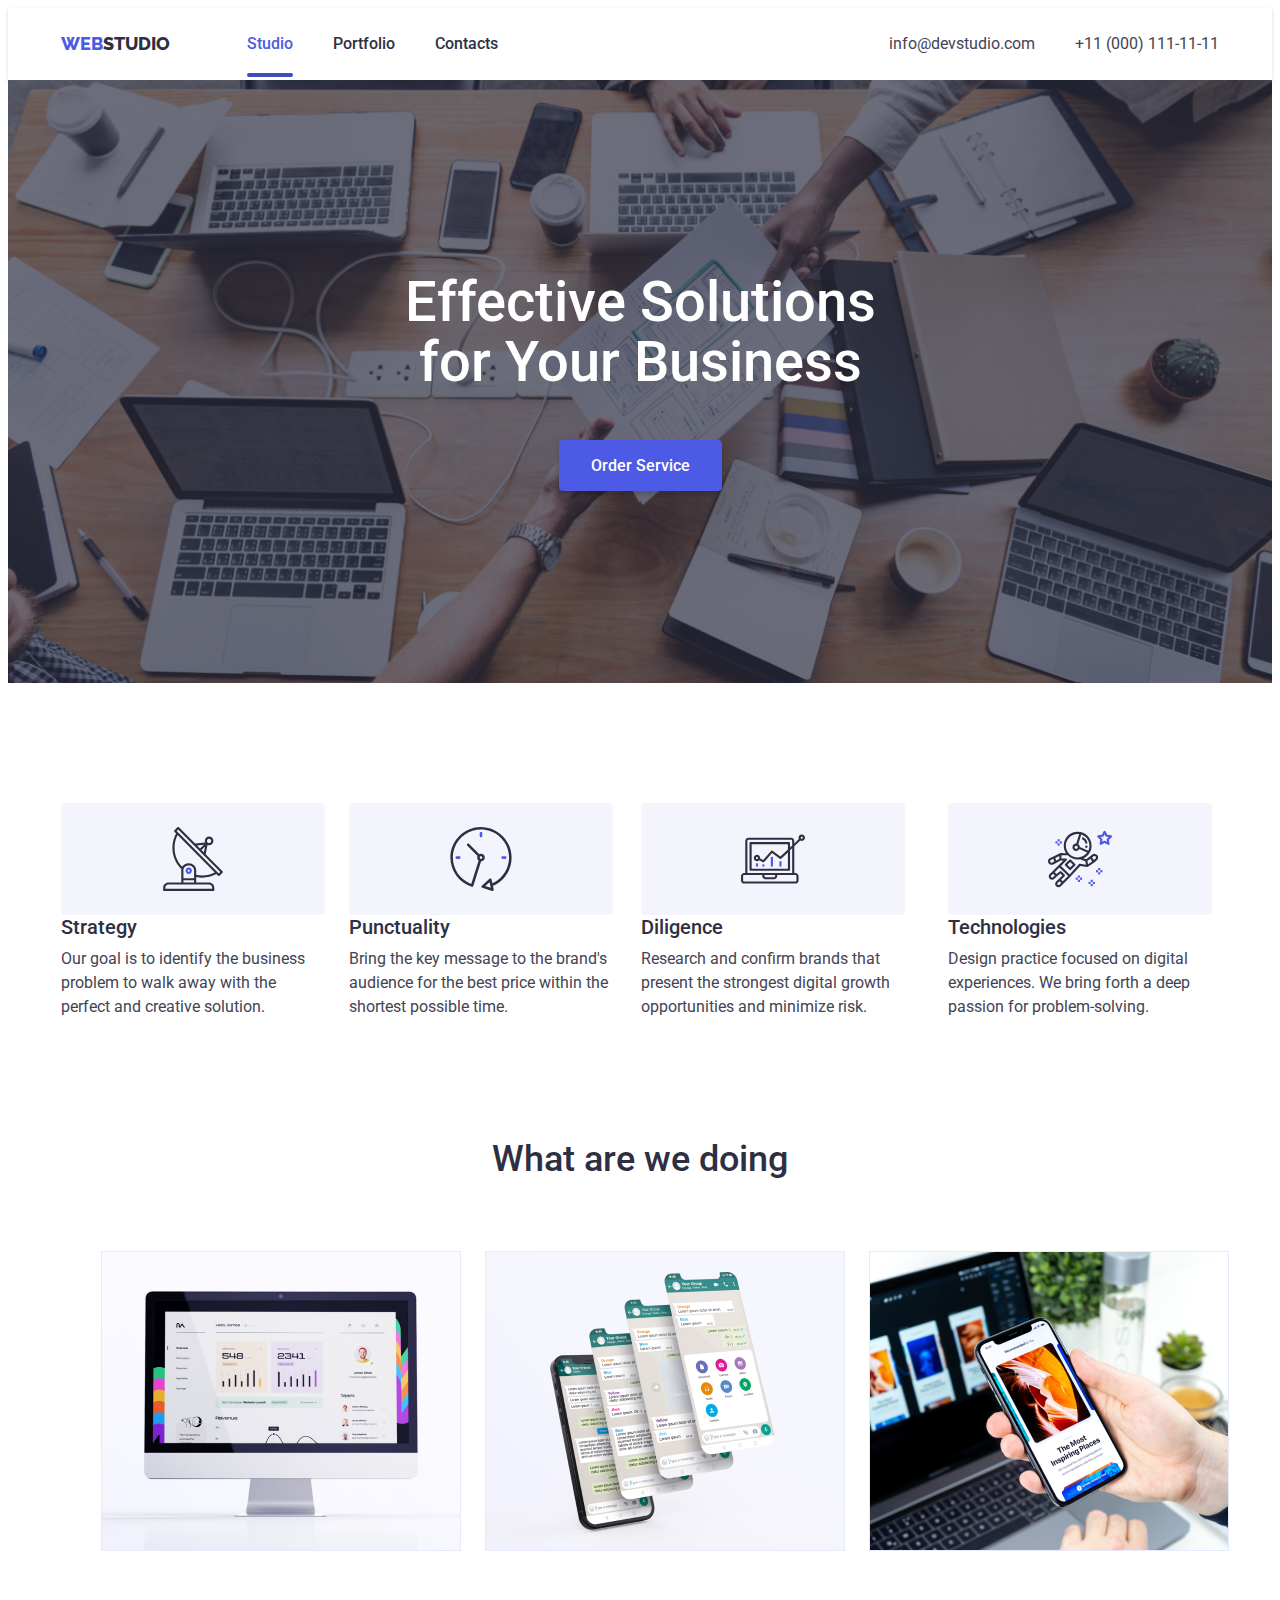
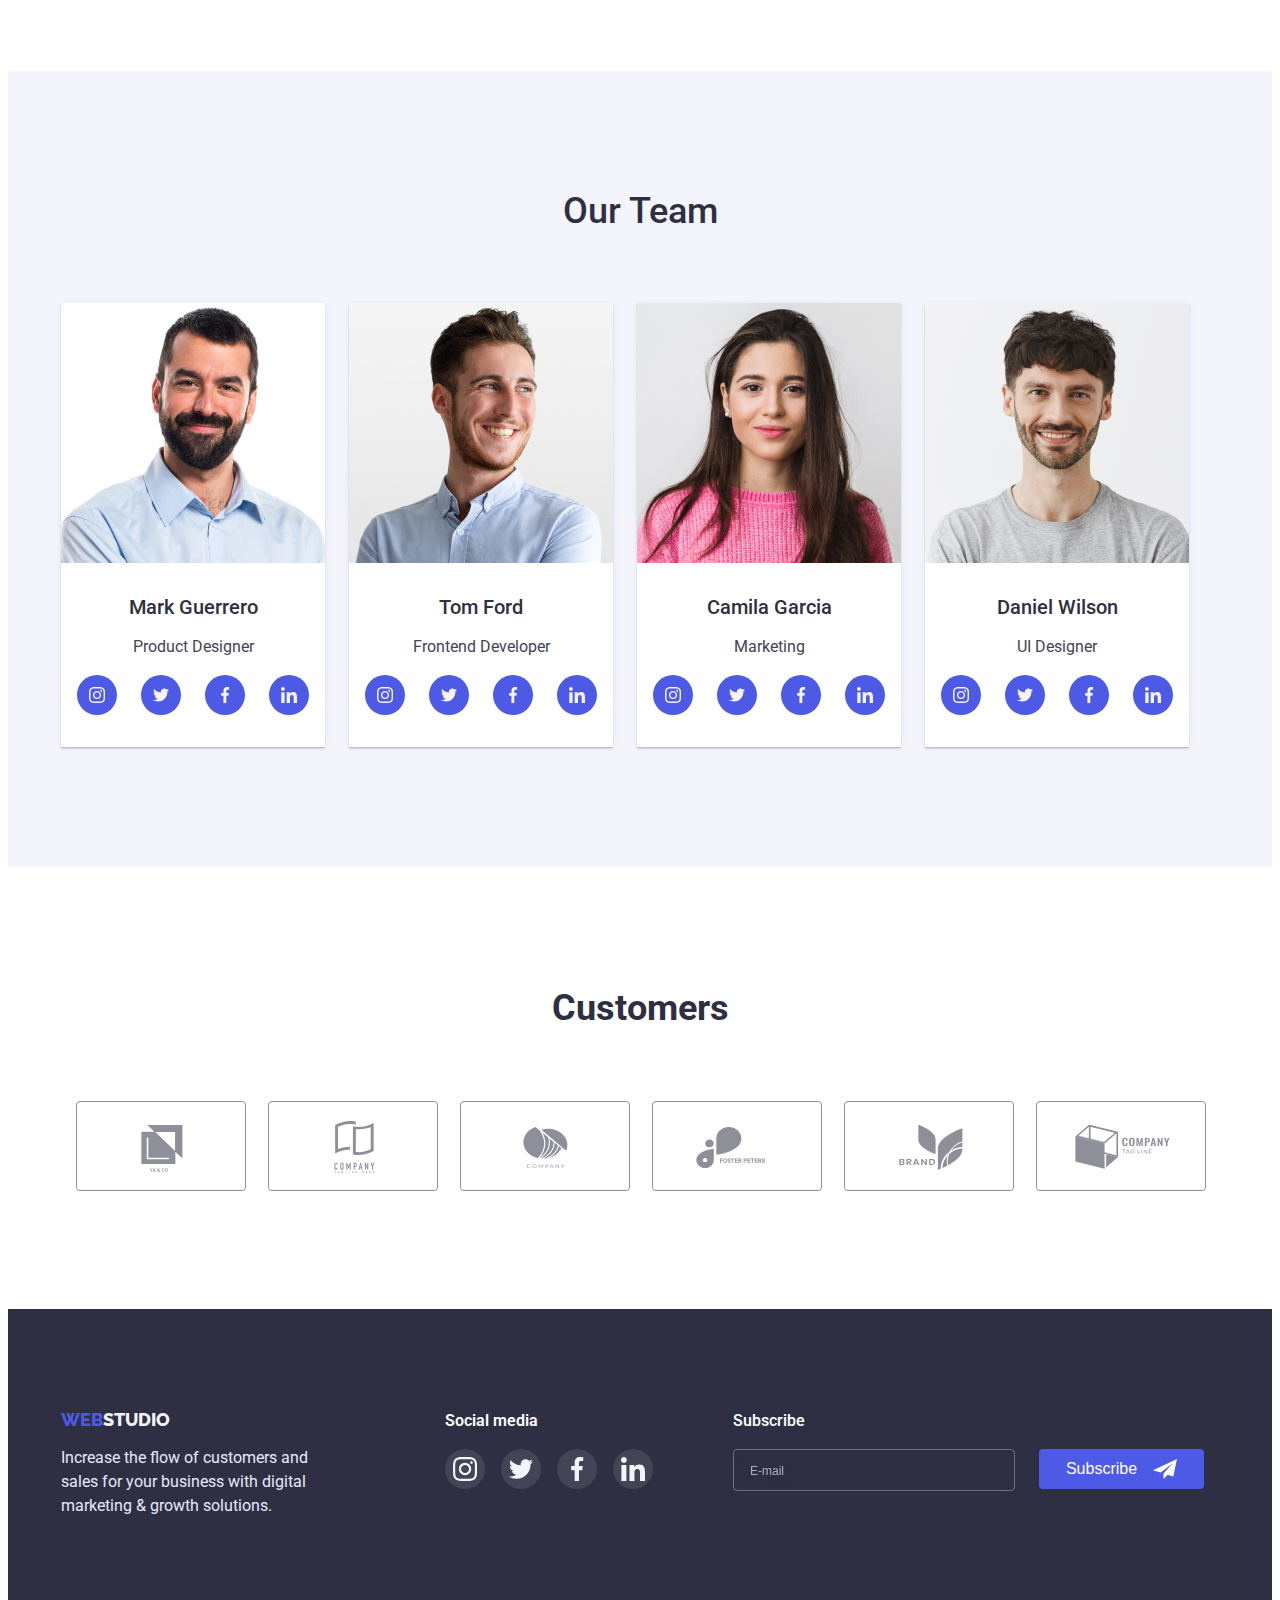
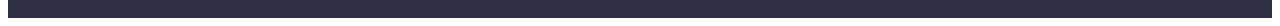
<file: index.html>
<!DOCTYPE html>
<html lang="en">
<head>
    <meta charset="UTF-8">
    <meta http-equiv="X-UA-Compatible" content="IE=edge">
    <meta name="viewport" content="width=device-width, initial-scale=1.0">
    <title>Module-1</title>
    <link rel="stylesheet" href="https://cdnjs.cloudflare.com/ajax/libs/modern-normalize/1.1.0/modern-normalize.min.css"
       integrity="sha512-wpPYUAdjBVSE4KJnH1VR1HeZfpl1ub8YT/NKx4PuQ5NmX2tKuGu6U/JRp5y+Y8XG2tV+wKQpNHVUX03MfMFn9Q=="
       crossorigin="anonymous" referrerpolicy="no-referrer" />
    <link rel="preconnect" href="https://fonts.googleapis.com">
    <link rel="preconnect" href="https://fonts.gstatic.com" crossorigin>
    <link href="https://fonts.googleapis.com/css2?family=Raleway:wght@800&family=Roboto:wght@400;500;700;900&display=swap"rel="stylesheet">
    <link rel="stylesheet" href="css/styles.css">
</head>
<body>
    <header class="header">
        <div class="container">
        <nav>
            <a class="header-logo  link" href="/"><span class="web">WEB</span>STUDIO</a>
            <ul class="header-ul">
                <li class="list-none header-list"><a class="header-pages active link" href="index.html">Studio</a></li>
                <li class="list-none header-list"><a class="header-pages link" href="portfolio.html">Portfolio</a></li>
                <li class="list-none header-list"><a class="header-pages link" href="/">Contacts</a></li>
            </ul>
        </nav>
        
        <ul>
            <li class="list-none header-list">
                <a class="header-info link" href="mailto:info@devstudio.com">info@devstudio.com</a>
            </li>
            <li class="list-none header-list">
                <a class="header-info link" href="tel:+11(000)1111111">+11 (000) 111-11-11</a>
            </li>
        </ul>
        </div>
    </header>

    <main>

        <!-- section-1 -->

        <section class="section-one">
            <div class="container">
            <h1 class="section-one-title">Effective Solutions <br> for Your Business</h1>
            <button class="section-one-btn"  type="button" data-modal-open>Order Service</button>
            </div>
        </section>

        <!-- section-2 -->

        <section class="section-two">
            <div class="container">
            <!-- <h2>section-2</h2> -->
            <ul class="sctn-prof-list">
                <li class="list-none sctn-prof">
                    <div class="section-two-svg-list">
                            <svg class="section-two-svg">
                                <use href="./images/section-two-svg.svg#icon-antenna"></use>
                            </svg>
                    </div>
                    <h3 class="section-two-puncts">Strategy</h3>
                    <p class="section-two-info">Our goal is to identify the business
                    problem to walk away with the perfect and creative solution.</p>
                </li>
                <li class="list-none sctn-prof">
                    <div class="section-two-svg-list">
                            <svg class="section-two-svg">
                                <use href="./images/section-two-svg.svg#icon-clock"></use>
                            </svg>
                    </div>
                    <h3 class="section-two-puncts">Punctuality</h3>
                    <p class="section-two-info">Bring the key message to the brand's audience for the best price within the shortest possible time.
                    </p>
                </li>
                <li class="list-none sctn-prof">
                    <div class="section-two-svg-list">
                            <svg class="section-two-svg">
                                <use href="./images/section-two-svg.svg#icon-diagram"></use>
                            </svg>
                    </div>
                    <h3 class="section-two-puncts">Diligence</h3>
                    <p class="section-two-info">Research and confirm brands that present the strongest digital growth opportunities and minimize risk.</p>                  
                </li>
                <li class="list-none sctn-prof">
                    <div class="section-two-svg-list">
                            <svg class="section-two-svg">
                                <use href="./images/section-two-svg.svg#icon-astronaut"></use>
                            </svg>
                    </div>
                    <h3 class="section-two-puncts">Technologies</h3>
                    <p class="section-two-info">Design practice focused on digital experiences. We bring forth a deep passion for problem-solving.</p>
                </li>
            </ul>
            </div>
        </section>

        <!-- section-3 -->

        <section class="section-three">
            <div class="container">
            <h2 class="section-three-title">What are we doing</h2>
            <ul class="photos-three">
                <li class="list-none margin-three">
                    <img class="section-three-photo" width="360" height="300" src="./images/photo-1.jpg" alt="computer.jpg">
                </li>
                <li class="list-none margin-three">
                    <img class="section-three-photo" width="360" height="300" src="./images/photo-2.jpg" alt="phone.jpg">
                </li>
                <li class="list-none margin-three">
                    <img class="section-three-photo" width="360" height="300" src="./images/photo-3.jpg" alt="phone.jpg">
                </li>
            </ul>
            </div>
        </section>

        <!-- section-4 -->

        <section class="section-four">
            <div class="container">
            <h2 class="section-four-title">Our Team</h2>
            <ul class="photos-four">
                <li class="list-none margin-four">
                    <img class="section-four-photo" width="264" height="260" src="./images/person-1.jpg" alt="Product Designer.jpg">
                    <div class="photo-text">
                    <h3 class="section-four-name">Mark Guerrero</h3>
                    <p class="section-four-prof">Product Designer</p>
                    <ul class="person-soc-list">
                        <li class="person-soc-item list-none">
                            <a href="#" class="person-soc-link">
                            <svg class="person-svg">
                                <use href="./images/icons-team.svg#icon-instagram"></use>
                            </svg>
                            </a>
                        </li>
                        <li class="person-soc-item list-none">
                            <a href="#" class="person-soc-link">
                                <svg class="person-svg">
                                    <use href="./images/icons-team.svg#icon-twitter"></use>
                                </svg>
                            </a>
                        </li>
                        <li class="person-soc-item list-none">
                            <a href="#" class="person-soc-link">
                                <svg class="person-svg">
                                    <use href="./images/icons-team.svg#icon-facebook"></use>
                                </svg>
                            </a>
                        </li>
                        <li class="person-soc-item list-none">
                            <a href="#" class="person-soc-link">
                                <svg class="person-svg">
                                    <use href="./images/icons-team.svg#icon-linkedin"></use>
                                </svg>
                            </a>
                        </li>
                    </ul>
                    </div>
                </li>
                <li class="list-none margin-four">
                    <img class="section-four-photo" width="264" height="260" src="./images/person-2.jpg" alt="Frontend Developer.jpg">
                    <div class="photo-text">
                    <h3 class="section-four-name">Tom Ford</h3>
                    <p class="section-four-prof">Frontend Developer</p>
                    <ul class="person-soc-list">
                        <li class="person-soc-item list-none">
                            <a href="#" class="person-soc-link">
                                <svg class="person-svg">
                                    <use href="./images/icons-team.svg#icon-instagram"></use>
                                </svg>
                            </a>
                        </li>
                        <li class="person-soc-item list-none">
                            <a href="#" class="person-soc-link">
                                <svg class="person-svg">
                                    <use href="./images/icons-team.svg#icon-twitter"></use>
                                </svg>
                            </a>
                        </li>
                        <li class="person-soc-item list-none">
                            <a href="#" class="person-soc-link">
                                <svg class="person-svg">
                                    <use href="./images/icons-team.svg#icon-facebook"></use>
                                </svg>
                            </a>
                        </li>
                        <li class="person-soc-item list-none">
                            <a href="#" class="person-soc-link">
                                <svg class="person-svg">
                                    <use href="./images/icons-team.svg#icon-linkedin"></use>
                                </svg>
                            </a>
                        </li>
                    </ul>
                    </div>
                </li>
                <li class="list-none margin-four">
                    <img class="section-four-photo" width="264" height="260" src="./images/person-3.jpg" alt="Marketing.jpg">
                    <div class="photo-text">
                    <h3 class="section-four-name">Camila Garcia</h3>
                    <p class="section-four-prof">Marketing</p>
                    <ul class="person-soc-list">
                        <li class="person-soc-item list-none">
                            <a href="#" class="person-soc-link">
                                <svg class="person-svg">
                                    <use href="./images/icons-team.svg#icon-instagram"></use>
                                </svg>
                            </a>
                        </li>
                        <li class="person-soc-item list-none">
                            <a href="#" class="person-soc-link">
                                <svg class="person-svg">
                                    <use href="./images/icons-team.svg#icon-twitter"></use>
                                </svg>
                            </a>
                        </li>
                        <li class="person-soc-item list-none">
                            <a href="#" class="person-soc-link">
                                <svg class="person-svg">
                                    <use href="./images/icons-team.svg#icon-facebook"></use>
                                </svg>
                            </a>
                        </li>
                        <li class="person-soc-item list-none">
                            <a href="#" class="person-soc-link">
                                <svg class="person-svg">
                                    <use href="./images/icons-team.svg#icon-linkedin"></use>
                                </svg>
                            </a>
                        </li>
                    </ul>
                    </div>
                </li>
                <li class="list-none margin-four">
                    <img class="section-four-photo" width="264" height="260" src="./images/person-4.jpg" alt="UI Designer.jpg">
                    <div class="photo-text">
                    <h3 class="section-four-name">Daniel Wilson</h3>
                    <p class="section-four-prof">UI Designer</p>
                    <ul class="person-soc-list">
                        <li class="person-soc-item list-none">
                            <a href="#" class="person-soc-link">
                                <svg class="person-svg">
                                    <use href="./images/icons-team.svg#icon-instagram"></use>
                                </svg>
                            </a>
                        </li>
                        <li class="person-soc-item list-none">
                            <a href="#" class="person-soc-link">
                                <svg class="person-svg">
                                    <use href="./images/icons-team.svg#icon-twitter"></use>
                                </svg>
                            </a>
                        </li>
                        <li class="person-soc-item list-none">
                            <a href="#" class="person-soc-link">
                                <svg class="person-svg">
                                    <use href="./images/icons-team.svg#icon-facebook"></use>
                                </svg>
                            </a>
                        </li>
                        <li class="person-soc-item list-none">
                            <a href="#" class="person-soc-link">
                                <svg class="person-svg">
                                    <use href="./images/icons-team.svg#icon-linkedin"></use>
                                </svg>
                            </a>
                        </li>
                    </ul>
                    </div>
                </li>
            </ul>
            </div>
        </section>

        <!-- Section Customers-->

        <section class="sctn-customers">
            <div class="container">
            <h2 class="customers-name">Customers</h2>
                <ul class="customers-list">
                    <li class="customers-item list-none">
                        <a href="#" class="custom-link">
                        <svg class="custom-svg">
                            <use href="./images/customers.svg#icon-Logo-one"></use>
                        </svg>
                        </a>
                    </li>
                    <li class="customers-item list-none">
                        <a href="#" class="custom-link">
                        <svg class="custom-svg">
                            <use href="./images/customers.svg#icon-Logo-two"></use>
                        </svg>
                        </a>
                    </li>
                    <li class="customers-item list-none">
                        <a href="#" class="custom-link">
                        <svg class="custom-svg">
                            <use href="./images/customers.svg#icon-Logo-three" class="asd"></use>
                        </svg>
                        </a>
                    </li>
                    <li class="customers-item list-none">
                        <a href="#" class="custom-link">
                        <svg class="custom-svg">
                            <use href="./images/customers.svg#icon-Logo-four"></use>
                        </svg>
                        </a>
                    </li>
                    <li class="customers-item list-none">
                        <a href="#" class="custom-link">
                        <svg class="custom-svg">
                            <use href="./images/customers.svg#icon-Logo-five"></use>
                        </svg>
                        </a>
                    </li>
                    <li class="customers-item list-none">
                        <a href="#" class="custom-link">
                        <svg class="custom-svg">
                            <use href="./images/customers.svg#icon-Logo-six"></use>
                        </svg>
                        </a>
                    </li>
                </ul>
                </div>
        </section>
     
    </main>

    <footer class="footer">
        <div class="container footer-wraper">
            <div class="foot-logo">
                <a class="footer-logo link" href="/"><span class="footer-web">WEB</span>STUDIO</a>
                <p class="footer-info">Increase the flow of customers and sales for your business with digital marketing & growth
                solutions.</p>
            </div>

            <div class="footer-social-media">
                <p class="footer-soc-name">Social media</p>
                <ul class="footer-soc-list">
                    <li class="footer-soc-item list-none">
                        <a href="#" class="footer-soc-link">
                            <svg class="footer-svg">
                                <use href="./images/icons-team.svg#icon-instagram"></use>
                            </svg>
                        </a>
                    </li>
                    <li class="footer-soc-item list-none">
                        <a href="#" class="footer-soc-link">
                            <svg class="footer-svg">
                                <use href="./images/icons-team.svg#icon-twitter"></use>
                            </svg>
                        </a>
                    </li>
                    <li class="footer-soc-item list-none">
                        <a href="#" class="footer-soc-link">
                            <svg class="footer-svg">
                                <use href="./images/icons-team.svg#icon-facebook"></use>
                            </svg>
                        </a>
                    </li>
                    <li class="footer-soc-item list-none">
                        <a href="#" class="footer-soc-link">
                            <svg class="footer-svg">
                                <use href="./images/icons-team.svg#icon-linkedin"></use>
                            </svg>
                        </a>
                    </li>
                </ul>
            </div>
            
            <div class="footer-subscribe">
                <p class="footer-label-name">Subscribe</p>
                <form class="footer-form">    
                    <input 
                        type="text"
                        name="footer-input"
                        class="footer-input"
                        placeholder="E-mail">
                <button type="submit" class="footer-form-btn">
                    Subscribe
                    <svg class="footer-form-icon">
                        <use href="./images/footer-form-icon.svg#icon-footer-form-icon"></use>
                    </svg>
                </button>
                </form>
            </div>
        </div>
    </footer>

    <!--Modal-->

    <div class="backdrop is-hidden" data-modal>
        <div class="modal">
            <button type="button" data-modal-close class="modal-close" >
            <svg class="modal-svg" >
                <use href="./images/close-icon.svg#icon-close-icon"></use>
            </svg>
            </button>
            <p class="modal-text">Leave your contacts and we will call you back</p>
            <form class="modal-form">
                <label class="modal-form-label">
                    <span class="modal-label-name">Name</span> 
                <div class="modal-form-icon" >
                    <input 
                    type="text" 
                    class="modal-form-input"
                    name="user-name"
                    required />
                    <svg class="modal-form-svg">
                        <use href="./images/modal-input-icons.svg#icon-modal-form-name"></use>
                    </svg>
                </div>
                </label>
                <label class="modal-form-label">
                    <span class="modal-label-name">Phone</span>
                <div class="modal-form-icon">
                    <input 
                    type="text" 
                    class="modal-form-input"
                    name="user-phone"
                    required />
                    <svg class="modal-form-svg">
                        <use href="./images/modal-input-icons.svg#icon-modal-form-tel"></use>
                    </svg>
                </div>
                </label>
                <label class="modal-form-label">
                    <span class="modal-label-name">Email</span>
                <div class="modal-form-icon">
                    <input 
                    type="text" 
                    class="modal-form-input"
                    name="user-mail"
                    required />
                    <svg class="modal-form-svg">
                        <use href="./images/modal-input-icons.svg#icon-modal-form-mail"></use>
                    </svg>
                </div>
                </label>
                <label class="modal-form-label">
                    <span class="modal-label-name">Comment</span>
                    <textarea 
                    name="user-massage"
                    class="modal-form-massage"
                    placeholder="Text input"
                    ></textarea>
                </label>
                <label for="user-policy" class="modal-form-check-text">
                    <input 
                        id="user-policy" 
                        type="checkbox" 
                        name="user-policy" 
                        class="modal-form-check visually-hidden">
                        <span class="modal-policy">
                            <svg class="modal-policy-icon">
                                <use href="./images/policy-icon.svg#icon-modal-checkbox"></use>
                            </svg>
                        </span>
                        I accept the terms and conditions of the&nbsp;<a class="modal-form-link" href="">Privacy Policy</a>
                </label>
                    <button type="submit" class="modal-form-btn">Send</button>               
            </form>           
        </div>
    </div>

    <script src="./js/modal.js"></script>
</body>
</html>
</file>
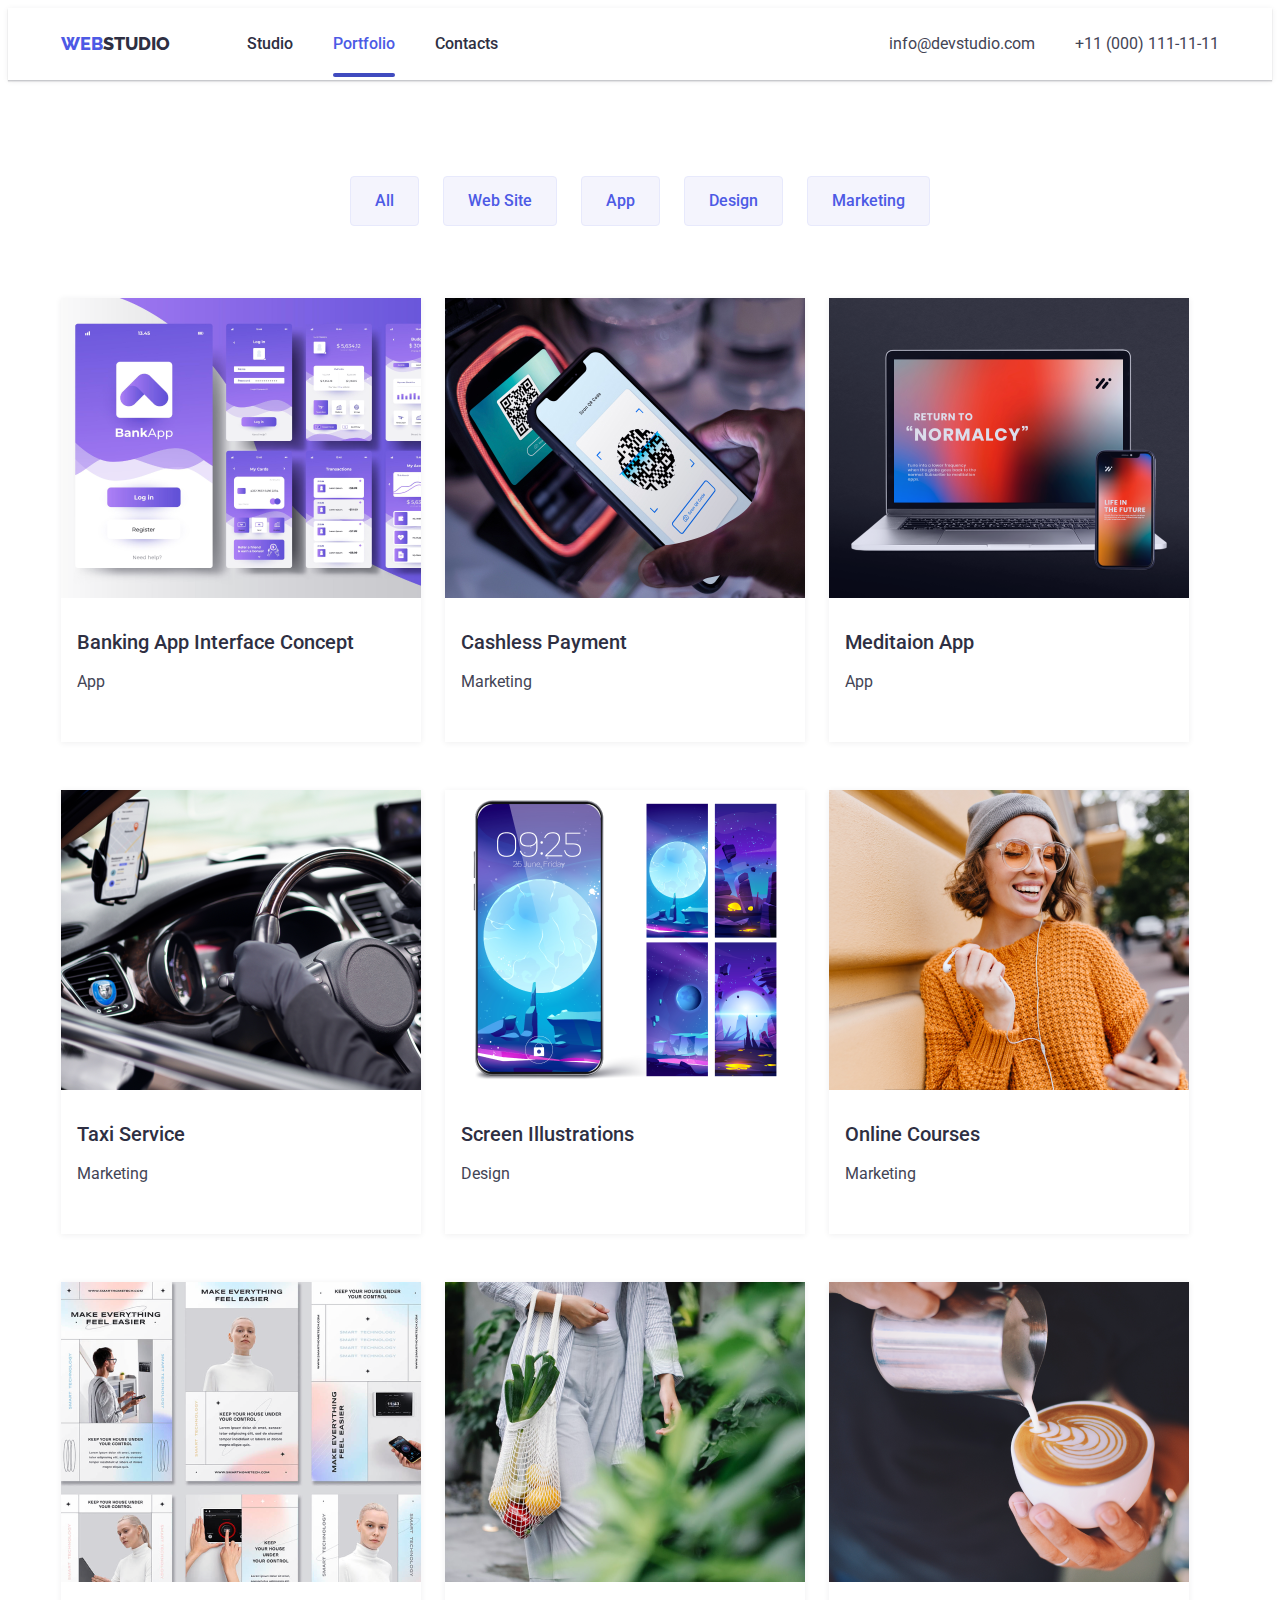
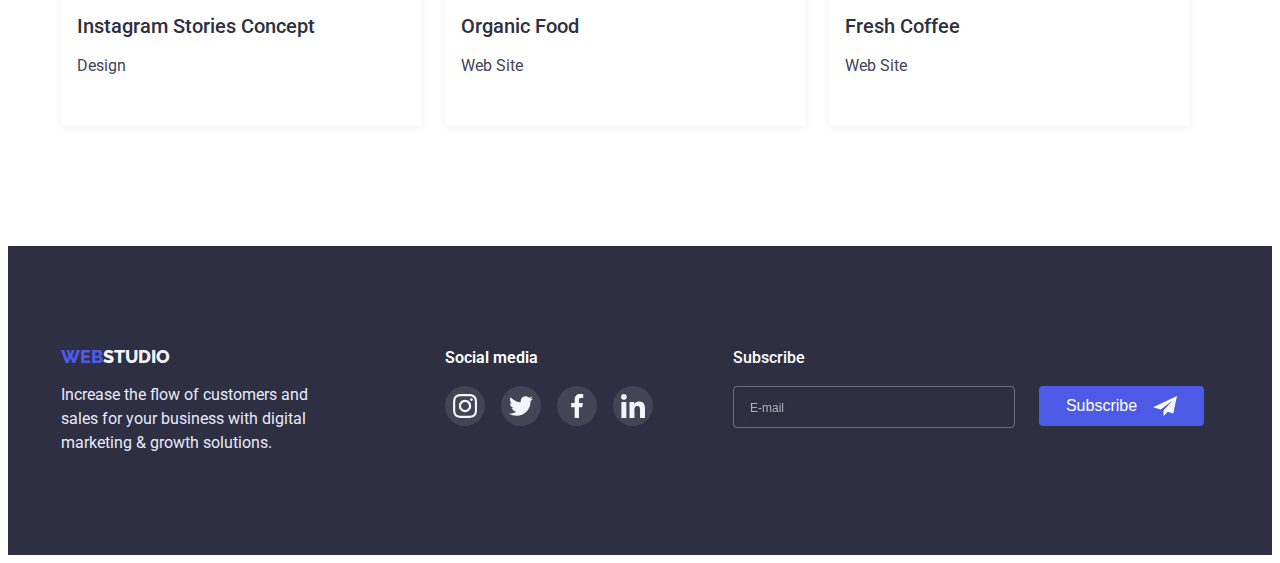
<file: portfolio.html>
<!DOCTYPE html>
<html lang="en">
<head>
    <meta charset="UTF-8">
    <meta http-equiv="X-UA-Compatible" content="IE=edge">
    <meta name="viewport" content="width=device-width, initial-scale=1.0">
    <title>Module-2</title>
    <link rel="stylesheet" href="https://cdnjs.cloudflare.com/ajax/libs/modern-normalize/1.1.0/modern-normalize.min.css"
        integrity="sha512-wpPYUAdjBVSE4KJnH1VR1HeZfpl1ub8YT/NKx4PuQ5NmX2tKuGu6U/JRp5y+Y8XG2tV+wKQpNHVUX03MfMFn9Q=="
        crossorigin="anonymous" referrerpolicy="no-referrer" />
    <link rel="preconnect" href="https://fonts.googleapis.com">
    <link rel="preconnect" href="https://fonts.gstatic.com" crossorigin>
    <link href="https://fonts.googleapis.com/css2?family=Raleway:wght@800&family=Roboto:wght@400;500;700;900&display=swap"
        rel="stylesheet">
    <link rel="stylesheet" href="css/styles.css">
</head>
<body>
    <header class="header">
        <div class="container">
        <nav>
            <a class="header-logo link" href="/"><span class="web">WEB</span>STUDIO</a>
            <ul class="header-ul">
                <li class="list-none header-list"><a class="header-pages link" href="index.html">Studio</a></li>
                <li class="list-none header-list"><a class="header-pages active link" href="portfolio.html">Portfolio</a></li>
                <li class="list-none header-list"><a class="header-pages link" href="/">Contacts</a></li>
            </ul>
        </nav>
        
        <ul>
            <li class="list-none header-list">
                <a class="header-info link" href="mailto:info@devstudio.com">info@devstudio.com</a>
            </li>
            <li class="list-none header-list">
                <a class="header-info link" href="tel:+11(000)1111111">+11 (000) 111-11-11</a>
            </li>
        </ul>
        </div>
    </header>

    <main>
        <!--section-1-->
        <section class="portfolio">
            <div class="container">
            <!--<h1></h1>-->
            <ul class="portn-btn">
                <li class="list-none port-btn-list"><button class="portfolio-btn" type="button">All</button></li>
                <li class="list-none port-btn-list"><button class="portfolio-btn" type="button">Web Site</button></li>
                <li class="list-none port-btn-list"><button class="portfolio-btn" type="button">App</button></li>
                <li class="list-none port-btn-list"><button class="portfolio-btn" type="button">Design</button></li>
                <li class="list-none port-btn-list"><button class="portfolio-btn" type="button">Marketing</button></li>
            </ul>
            <ul class="port-photo">
                <li class="list-none port-photo-list">
                    <a class="portfolio-link link" href="">
                        <div class="port-overlay">
                        <img class="portfolio-photo" width="360" height="300" src="./images/portfolio-1.jpg"alt="Banking App Interface Concept.jpg">
                        <p class="text-on-photo">14 Stylish and User-Friendly App Design Concepts · Task Manager App · Calorie Tracker App · Exotic Fruit Ecommerce App ·
                        Cloud Storage App</p>
                        </div>
                        <div class="port-photo-text">
                        <h2 class="portfolio-name port-info">Banking App Interface Concept</h2>
                        <p class="portfolio-prod port-info">App</p>
                        </div>
                    </a>
                </li>
                <li class="list-none port-photo-list">
                    <a class="portfolio-link link" href="">
                        <div class="port-overlay">
                        <img class="portfolio-photo" width="360" height="300" src="./images/portfolio-2.jpg" alt="Cashless Payment.jpg">
                        <p class="text-on-photo">14 Stylish and User-Friendly App Design Concepts · Task Manager App · Calorie Tracker App ·
                            Exotic Fruit Ecommerce App ·
                            Cloud Storage App</p>
                            </div>
                        <div class="port-photo-text">
                        <h2 class="portfolio-name port-info">Cashless Payment</h2>
                        <p class="portfolio-prod port-info">Marketing</p>
                        </div>
                    </a>
                </li>
                <li class="list-none port-photo-list">
                    <a class="portfolio-link link" href="">
                        <div class="port-overlay">
                        <img class="portfolio-photo" width="360" height="300" src="./images/portfolio-3.jpg" alt="Meditaion App">
                        <p class="text-on-photo">14 Stylish and User-Friendly App Design Concepts · Task Manager App · Calorie Tracker App ·
                            Exotic Fruit Ecommerce App ·
                            Cloud Storage App</p>
                            </div>
                        <div class="port-photo-text">
                        <h2 class="portfolio-name port-info">Meditaion App</h2>
                        <p class="portfolio-prod port-info">App</p>
                        </div>
                    </a>
                </li>
                <li class="list-none port-photo-list">
                    <a class="portfolio-link link" href="">
                        <div class="port-overlay">
                        <img class="portfolio-photo" width="360" height="300" src="./images/portfolio-4.jpg" alt="Taxi Service">
                        <p class="text-on-photo">14 Stylish and User-Friendly App Design Concepts · Task Manager App · Calorie Tracker App ·
                            Exotic Fruit Ecommerce App ·
                            Cloud Storage App</p>
                            </div>
                        <div class="port-photo-text">
                        <h2 class="portfolio-name port-info">Taxi Service</h2>
                        <p class="portfolio-prod port-info">Marketing</p>
                        </div>
                    </a>
                </li>
                <li class="list-none port-photo-list">
                    <a class="portfolio-link link" href="">
                        <div class="port-overlay">
                        <img class="portfolio-photo" width="360" height="300" src="./images/portfolio-5.jpg" alt="Screen Illustrations">
                        <p class="text-on-photo">14 Stylish and User-Friendly App Design Concepts · Task Manager App · Calorie Tracker App ·
                            Exotic Fruit Ecommerce App ·
                            Cloud Storage App</p>
                            </div>
                        <div class="port-photo-text">
                        <h2 class="portfolio-name port-info">Screen Illustrations</h2>
                        <p class="portfolio-prod port-info">Design</p>
                        </div>
                    </a>
                </li>
                <li class="list-none port-photo-list">
                    <a class="portfolio-link link" href="">
                        <div class="port-overlay">
                        <img class="portfolio-photo" width="360" height="300" src="./images/portfolio-6.jpg" alt="Online Courses">
                        <p class="text-on-photo">14 Stylish and User-Friendly App Design Concepts · Task Manager App · Calorie Tracker App ·
                            Exotic Fruit Ecommerce App ·
                            Cloud Storage App</p>
                            </div>
                        <div class="port-photo-text">
                        <h2 class="portfolio-name port-info">Online Courses</h2>
                        <p class="portfolio-prod port-info">Marketing</p>
                        </div>
                    </a>
                </li>
                <li class="list-none port-photo-list">
                    <a class="portfolio-link link" href="">
                        <div class="port-overlay">
                        <img class="portfolio-photo" width="360" height="300" src="./images/portfolio-7.jpg" alt="Instagram Stories Concept">
                        <p class="text-on-photo">14 Stylish and User-Friendly App Design Concepts · Task Manager App · Calorie Tracker App ·
                            Exotic Fruit Ecommerce App ·
                            Cloud Storage App</p>
                            </div>
                        <div class="port-photo-text">
                        <h2 class="portfolio-name port-info">Instagram Stories Concept</h2>
                        <p class="portfolio-prod port-info">Design</p>
                        </div>
                    </a>
                </li>
                <li class="list-none port-photo-list">
                    <a class="portfolio-link link" href="">
                        <div class="port-overlay">
                        <img class="portfolio-photo" width="360" height="300" src="./images/portfolio-8.jpg" alt="Organic Food">
                        <p class="text-on-photo">14 Stylish and User-Friendly App Design Concepts · Task Manager App · Calorie Tracker App ·
                            Exotic Fruit Ecommerce App ·
                            Cloud Storage App</p>
                            </div>
                        <div class="port-photo-text">
                        <h2 class="portfolio-name port-info">Organic Food</h2>
                        <p class="portfolio-prod port-info">Web Site</p>
                        </div>
                    </a>
                </li>
                <li class="list-none port-photo-list">
                    <a class="portfolio-link link" href="">
                        <div class="port-overlay">
                        <img class="portfolio-photo" width="360" height="300" src="./images/portfolio-9.jpg" alt="Fresh Coffee">
                        <p class="text-on-photo">14 Stylish and User-Friendly App Design Concepts · Task Manager App · Calorie Tracker App ·
                            Exotic Fruit Ecommerce App ·
                            Cloud Storage App</p>
                        </div>
                        <div class="port-photo-text">
                        <h2 class="portfolio-name port-info">Fresh Coffee</h2>
                        <p class="portfolio-prod port-info">Web Site</p>
                        </div>
                    </a>
                </li>
            </ul>
            </div>
        </section>
    </main>

    <footer class="footer">
        <div class="container footer-wraper">
            <div class="foot-logo">
                <a class="footer-logo link" href="/"><span class="footer-web">WEB</span>STUDIO</a>
                <p class="footer-info">Increase the flow of customers and sales for your business with digital marketing & growth
                    solutions.</p>
            </div>
            
            <div class="footer-social-media">
                <h4 class="footer-soc-name">Social media</h4>
                <ul class="footer-soc-list">
                    <li class="footer-soc-item list-none">
                        <a href="#" class="footer-soc-link">
                            <svg class="footer-svg">
                                <use href="./images/icons-team.svg#icon-instagram"></use>
                            </svg>
                        </a>
                    </li>
                    <li class="footer-soc-item list-none">
                        <a href="#" class="footer-soc-link">
                            <svg class="footer-svg">
                                <use href="./images/icons-team.svg#icon-twitter"></use>
                            </svg>
                        </a>
                    </li>
                    <li class="footer-soc-item list-none">
                        <a href="#" class="footer-soc-link">
                            <svg class="footer-svg">
                                <use href="./images/icons-team.svg#icon-facebook"></use>
                            </svg>
                        </a>
                    </li>
                    <li class="footer-soc-item list-none">
                        <a href="#" class="footer-soc-link">
                            <svg class="footer-svg">
                                <use href="./images/icons-team.svg#icon-linkedin"></use>
                            </svg>
                        </a>
                    </li>
                </ul>
            </div>

            <div class="footer-subscribe">
                <p class="footer-label-name">Subscribe</p>
                <form class="footer-form">
                    <input type="text" name="footer-input" class="footer-input" placeholder="E-mail">
                    <button type="submit" class="footer-form-btn">
                        Subscribe
                        <svg class="footer-form-icon">
                            <use href="./images/footer-form-icon.svg#icon-footer-form-icon"></use>
                        </svg>
                    </button>
                </form>
            </div>
        </div>
    </footer>
    <script src="./js/modal.js"></script>
</body>
</html>
</file>
<file: css/styles.css>
:root {
    --white-color: #FFFFFF;
    --gray-color: #2E2F42;
    --bage-color: #E7E9FC;
    --blue-color: #4D5AE5;
    --overlay-time: 250ms cubic-bezier(0.4, 0, 0.2, 1);
}

body {
    font-family: 'Roboto', sans-serif;
    background: var(--white-color);
}

.visually-hidden{
    position: absolute;
    width: 1px;
    height: 1px;
    margin: -1px;
    padding: 0;
    overflow: hidden;
    border: 0;
    clip: rect(0 0 0 0);
}

.list-none {
    list-style: none;
}

.link {
    text-decoration: none;
}

.container {
    max-width: 1158px;
    margin: 0 auto;
    padding-right: 15px;
    padding-left: 15px;
}

/*_______Header________*/

.header {
    box-shadow: 0px 2px 1px rgba(46, 47, 66, 0.08), 0px 1px 1px rgba(46, 47, 66, 0.16), 0px 1px 6px rgba(46, 47, 66, 0.08);

}

.header .container {
    display: flex;
    align-items: center;
    justify-content: space-between;
}

.header nav,
.header ul {
    display: flex;
    align-items: center;
}

.header-logo {
    font-family: 'Raleway';
    font-weight: 800;
    font-size: 18px;
    line-height: calc(24 / 18);
    color: var(--gray-color);
    padding-top: 24px;
    padding-bottom: 24px;
    margin-right: 77px;
}

.web {
    font-family: 'Raleway';
    font-weight: 800;
    font-size: 18px;
    line-height: calc(24 / 18);
    color: var(--blue-color);
}

.header-ul{
    margin: 0;
    padding: 0;
}

.header-pages {
    font-weight: 500;
    font-size: 16px;
    line-height: calc(24 / 16);
    color: var(--gray-color);
    padding-top: 24px;
    padding-bottom: 24px;
    position: relative;
    transition: color var(--overlay-time);
}

.header-pages.active{
    color: var(--blue-color);
    position: relative;
}

.header-pages.active::after {
    position: absolute;
    display: block;
    content: '';
    width: 100%;
    height: 4px;
    left: 0;
    bottom: 0;
    background: #404BBF;
    border-radius: 2px;
}


.header-pages:hover {
    color: #434455;
}

.header-pages:focus {
    color: var(--blue-color);
}

.header-info {
    font-size: 16px;
    line-height: calc(24 / 16);
    color: #434455;
    padding-top: 24px;
    padding-bottom: 24px;
    transition: color var(--overlay-time);
}

.header-info:hover {
    color: var(--blue-color);
}

.header-info:focus {
    color: var(--blue-color);
}

.header-list {
    margin-right: 40px;
}





.header-list:last-child {
    margin-right: 0;
}

/*_______Section-1________*/

.section-one {
    max-width: 1440px;   
    background-color: var(--gray-color);
    background-image: linear-gradient(rgba(46,47,66,0.7),rgba(46, 47, 66, 0.7)), url("../images/hero.jpg");
    background-position: center;
    background-repeat: no-repeat;
    background-size: cover;
    padding-top: 192px;
    padding-bottom: 192px;
    margin: 0 auto;
}


.section-one-title {
    font-weight: 500;
    font-size: 56px;
    line-height: calc(60 / 56);
    color: var(--white-color);
    text-align: center;
    margin: 0;
}

.section-one-btn {
    font-family: inherit;
    font-weight: 500;
    font-size: 16px;
    line-height: calc(19 / 16);
    color: var(--white-color);
    background: var(--blue-color);
    cursor: pointer;
    padding: 16px 32px;
    margin: 48px auto 0;
    display: block;
    border: none;
    box-shadow: 0px 4px 4px rgba(0, 0, 0, 0.15);
    border-radius: 4px;
    transition: background-color var(--overlay-time), box-shadow var(--overlay-time);
}

.section-one-btn:hover {
    background-color: var(--blue-color);
    box-shadow: 0px 1px 6px rgba(46, 47, 66, 0.08), 0px 1px 1px rgba(46, 47, 66, 0.16), 0px 2px 1px rgba(46, 47, 66, 0.08);
    border-radius: 4px;
}

.section-one-btn:focus {
    background-color: #404BBF;
    box-shadow: 0px 4px 4px rgba(0, 0, 0, 0.15);
    border-radius: 4px;
}

/*_______Section-2________*/

.section-two {
    margin-top: 120px
}

.sctn-prof {
    margin-right: 24px;
}

.section-two-svg-list {
    width: 264px;
    height: 112px;
    background-color: #F4F4FD;
    border-radius: 4px;
    margin: 0;
    padding: 0;
    display: flex;
    align-items: center;
    justify-content: center;
}


.section-two-svg {
    width: 64px;
    height: 64px;
}

.sctn-prof:last-child {
    margin-right: 0;
}

.sctn-prof-list {
    margin: 0;
    padding: 0;
}

.section-two .container {
    display: flex;
    align-items: center;
}

.section-two ul {
    display: flex;
    align-items: center;
}

.section-two-puncts {
    font-weight: 500;
    font-size: 20px;
    line-height: calc(24 / 20);
    color: var(--gray-color);
    margin: 0;
    margin-bottom: 8px;
}

.section-two-info {
    font-size: 16px;
    line-height: calc(24 / 16);
    color: #434455;
    margin: 0;
    padding: 0;
}

/*_______Section-3________*/

.section-three {
    padding-top: 120px;
    padding-bottom: 120px;
}

.section-three-title {
    font-weight: 500;
    font-size: 36px;
    line-height: calc(40 / 36);
    color: var(--gray-color);
    margin: 0;
    margin-bottom: 72px;
    text-align: center;
}

.photos-three {
    display: flex;
    margin: 0;
}

.margin-three {
    margin-right: 24px;
}

.margin-three:last-child {
    margin-right: 0;
}

.section-three-photo {
    display: block;
}

/*_______Section-4________*/

.section-four {
    background: #F4F4FD;
    padding-top: 120px;
    padding-bottom: 120px;
}

.section-four-title {
    font-weight: 500;
    font-size: 36px;
    line-height: calc(40 / 36);
    color: var(--gray-color);
    text-align: center;
    margin: 0;
    margin-bottom: 72px;
}

.photos-four {
    display: flex;
    margin: 0;
    padding: 0;
}

.margin-four {
    margin-right: 24px;
    box-shadow: 0px 1px 6px rgba(46, 47, 66, 0.08), 0px 1px 1px rgba(46, 47, 66, 0.16), 0px 2px 1px rgba(46, 47, 66, 0.08);
}

.margin-four:last-child {
    margin-right: 0;
}

.section-four-photo {
    display: block;
}

.photo-text {
    padding: 32px 16px;
    background: var(--white-color);
    display: block;
}

.section-four-name {
    font-weight: 500;
    font-size: 20px;
    line-height: calc(24 / 20);
    color: var(--gray-color);
    text-align: center;
    margin: 0;
}

.section-four-prof {
    font-size: 16px;
    line-height: calc(24 / 16);
    color: #434455;
    text-align: center;
}

.person-soc-list {
    display: flex;
    align-items: center;
    margin: 0 auto;
    padding: 0;
}

.person-soc-item {
    margin-right: 24px;
    width: 40px;
    height: 40px;
}

.person-soc-item:last-child {
    margin-right: 0;
}

.person-soc-link {
    width: 100%;
    height: 100%;
    display: flex;
    align-items: center;
    justify-content: center;
    border-radius: 50%;
    background-color: #4D5AE5;
}

.person-svg {
    width: 16px;
    height: 16px;
}

/*_______Section Customers________*/

.sctn-customers {
    margin: 0;
    padding-top: 120px;
    padding-bottom: 120px;
}

.customers-name {
    font-weight: 700;
    font-size: 36px;
    line-height: 42px;
    color: #2E2F42;
    text-align: center;
    margin: 0;
    margin-bottom: 72px;
}

.customers-list {
    display: flex;
    justify-content: center;
    margin: 0;
    padding: 0;
}

.customers-item {
    width: 168px;
    height: 88px;
    border-radius: 4px;
    margin: 0;
    margin-right: 24px;
}

.customers-item:hover {
    
}

.customers-item:focus {
    
}

.customers-item:last-child {
    margin-right: 0;
}

.custom-link {
    width: 100%;
    height: 100%;
    border-radius: 4px;
    display: flex;
    align-items: center;
    justify-content: center;
    color: #8E8F99;
    border: 1px solid #8E8F99;
    transition: color var(--overlay-time), border var(--overlay-time);;
}

.custom-link:hover {
    color: #4D5AE5;
    border: 1px solid #4D5AE5;
}

.custom-link:focus {
    color: #4D5AE5;
    border: 1px solid #4D5AE5;
}

.custom-svg {
    width: 104px;
    height: 56px;
    fill: currentColor;
}



/*_______Footer________*/

.footer {
    background: var(--gray-color);
    padding-top: 100px;
    padding-bottom: 100px;
}

.footer-wraper {
    display: flex;
}

.footer-logo {
    font-family: 'Raleway';
    font-weight: 800;
    font-size: 18px;
    line-height: calc(21 / 18);
    color: #F4F4FD;
    margin-bottom: 16px;
    display: block;
}

.footer-web {
    font-family: 'Raleway';
    font-weight: 800;
    font-size: 18px;
    line-height: calc(21 / 18);
    color: var(--blue-color);
}

.footer-info {
    font-size: 16px;
    line-height: calc(24 / 16);
    color: #E7E9FC;
    width: 264px;
    margin: 0;
}

.footer-social-media {
    margin-left: 120px;
}

.footer-soc-name {
    font-weight: 600;
    font-size: 16px;
    line-height: 24px;
    color: #FFFFFF;
    margin: 0;
    margin-bottom: 16px;
}

.footer-soc-list {
    display: flex;
    padding: 0;
    margin: 0;
}

.footer-soc-item{
    width: 40px;
    height: 40px;
    margin-right: 16px;
}


.footer-soc-item:last-child {
    margin-right: 0;
}

.footer-soc-link {
    width: 100%;
    height: 100%;
    display: flex;
    align-items: center;
    justify-content: center;
    border-radius: 50%;
    background: rgba(255, 255, 255, 0.1);
    transition: background-color var(--overlay-time);
}

.footer-soc-link:hover {
    background-color: #31D0AA;
}

.footer-soc-link:focus {
    background: #31D0AA;
}

.footer-svg {
    width: 24px;
    height: 24px;
}

.footer-subscribe{
    margin: 0;
    padding: 0;
    margin-left: 80px;
}

.footer-form{
    display: flex;
}

.footer-label{}

.footer-label-name{
    margin: 0;
    margin-bottom: 16px;
    font-weight: 500;
    font-size: 16px;
    line-height: 24px;
    color: #FFFFFF;
}

.footer-input{
    width: 264px;
    height: 40px;
    border: 1px solid rgba(255, 255, 255, 0.3);
    filter: drop-shadow(0px 4px 4px rgba(0, 0, 0, 0.15));
    border-radius: 4px;
    outline: none;
    color: #FFFFFF;
    background-color: transparent;
    padding: 0;
    padding-left: 16px;
}

.footer-input::placeholder{
    font-weight: 400;
    font-size: 12px;
    line-height: 24px;
    color: rgba(255, 255, 255, 0.6);
    margin-left: 16px;
}

.footer-form-btn{
    display: flex;
    align-items: center;
    justify-content: center;
    width: 165px;
    height: 40px;
    outline: none;
    border: none;
    font-weight: 500;
    font-size: 16px;
    line-height: 24px;
    padding: 0;
    margin-left: 24px;
    color: #FFFFFF;
    background: #4D5AE5;
    border-radius: 4px;
    cursor: pointer;
    transition: background-color var(--overlay-time),
    box-shadow var(--overlay-time);
}


.footer-form-btn:hover{
    background-color: #4D5AE5;
    box-shadow: 0px 1px 6px rgba(46, 47, 66, 0.08), 0px 1px 1px rgba(46, 47, 66, 0.16), 0px 2px 1px rgba(46, 47, 66, 0.08);
    border-radius: 4px;
}

.footer-form-btn:focus{
    background: #404BBF;
    box-shadow: 0px 4px 4px rgba(0, 0, 0, 0.15);
    border-radius: 4px;
}


.footer-form-icon{
    top: 8px;
    left: 117px;
    width: 24px;
    height: 24px;
    margin-left: 16px;
}



/*_______Portfolio________*/

.portfolio {
    padding-top: 96px;
    padding-bottom: 120px;
    margin: 0;
}

.portfolio-btn {
    font-family: inherit;
    font-weight: 500;
    font-size: 16px;
    line-height: calc(24 / 16);
    color: var(--blue-color);
    background: #F4F4FD;
    cursor: pointer;
    padding: 8px 16px;
    display: block;
    border: none;
    border: 1px solid #E7E9FC;
    border-radius: 4px;
    padding: 12px 24px;
    transition: background-color var(--overlay-time),
    color var(--overlay-time),
    box-shadow var(--overlay-time);
}

.portn-btn {
    display: flex;
    justify-content: center;
    padding: 0;
    margin: 0;
    margin-bottom: 72px;
}

.port-btn-list {
    margin-right: 24px;

}

.port-btn-list:last-child {
    margin-right: 0;
}


.portfolio-btn:hover {
    background-color: var(--blue-color);
    color: var(--white-color);
    box-shadow: 0px 3px 1px rgba(0, 0, 0, 0.1), 0px 2px 1px rgba(0, 0, 0, 0.08), 0px 2px 2px rgba(0, 0, 0, 0.12);
    border-radius: 4px;
}

.portfolio-btn:focus {
    background: var(--blue-color);
    color: var(--white-color);
    box-shadow: 0px 3px 1px rgba(0, 0, 0, 0.1), 0px 2px 1px rgba(0, 0, 0, 0.08), 0px 2px 2px rgba(0, 0, 0, 0.12);
    border-radius: 4px;
}

.port-photo {
    display: flex;
    flex-wrap: wrap;
    padding: 0;
    margin: 0;
    gap: 48px 24px;
}

.port-photo-list {
    display: flex;
}


.portfolio-link{
    display: block;
    box-shadow: 0px 1px 6px rgba(46, 47, 66, 0.08);
    position: relative;
    transition: box-shadow var(--overlay-time);
}

.portfolio-link:hover{
    box-shadow: 0px 1px 6px rgba(46, 47, 66, 0.08), 0px 1px 1px rgba(46, 47, 66, 0.16), 0px 2px 1px rgba(46, 47, 66, 0.08);
}

.portfolio-link:focus{
    box-shadow: 0px 1px 6px rgba(46, 47, 66, 0.08), 0px 1px 1px rgba(46, 47, 66, 0.16), 0px 2px 1px rgba(46, 47, 66, 0.08);
}

.port-overlay{
    position: relative;
    overflow: hidden;
}

.portfolio-photo {
    display: block;
}


.text-on-photo{
    display: inline-block;
    position: absolute;
    top: 0;
    left: 0;
    color:#F4F4FD;
    background-color: rgba(77, 90, 229);
    width: 100%;
    height: 100%;
    margin: 0;

    font-weight: 500;
    font-size: 16px;
    line-height: 24px;
    padding: 40px 32px 164px;
    transform: translate(0,100%);
    transition: transform var(--overlay-time);
}

.portfolio-link:hover .text-on-photo{
    transform: translate(0 , 0);
    transition: transform var(--overlay-time);
}

.portfolio-link:focus .text-on-photo{
    transform: translate(0, 0);
    transition: transform var(--overlay-time);
}



.port-photo-text {
    border-top: none;
    padding: 32px 16px; 
}


.portfolio-name {
    font-weight: 500;
    font-size: 20px;
    line-height: calc(24 / 20);
    color: var(--gray-color);
    margin: 0;
}

.portfolio-prod {
    font-size: 16px;
    line-height: calc(24 / 16);
    color: #434455;
}


/*_______Modal-Window________*/

.backdrop{
    position: fixed;
    z-index: 100;
    top: 0;
    left: 0;
    width: 100%;
    height: 100%;
    background: rgba(46, 47, 66, 0.4);
    transition: opacity var(--overlay-time), visibility var(--overlay-time);
}

.backdrop.is-hidden{
    opacity: 0;
    visibility: hidden;
    pointer-events: none;
}

.modal{
    margin: 0;
    padding: 0;
    padding: 24px;
    position: absolute;
    width: 408px;
    left: 50%;
    top: 88px;
    transform: translateX(-50%);
    background: #FCFCFC;
    box-shadow: 0px 1px 1px rgba(0, 0, 0, 0.14), 0px 1px 3px rgba(0, 0, 0, 0.12), 0px 2px 1px rgba(0, 0, 0, 0.2);
    border-radius: 4px;
}

.modal-close {
    display: flex;
    justify-content: center;
    align-items: center;
    position: absolute;
    background: #E7E9FC;
    border: 1px solid rgba(0, 0, 0, 0.1);
    border-radius: 50%;
    width: 24px;
    height: 24px;
    right: 24px;
    top: 24px;
    padding: 0;
    margin: 0;
    cursor: pointer;
    transition: background-color var(--overlay-time), 
    color var(--overlay-time);
}

.modal-close:hover,
.modal-close:focus{
    color: #FFFFFF;
    background-color: var(--blue-color);
    box-shadow: 0px 1px 6px rgba(46, 47, 66, 0.08), 0px 1px 1px rgba(46, 47, 66, 0.16), 0px 2px 1px rgba(46, 47, 66, 0.08);
}

.modal-svg{
    width: 8px;
    height: 8px;
    fill: currentColor;
}


/*_______Modal-Form________*/

.modal-text{
    text-align: center;
    margin: 0;
    margin-top: 48px;
    font-weight: 500;
    font-size: 16px;
    line-height: 24px;
    color: #2E2F42;
}

.modal-form{
    margin: 0;
    margin-top: 16px;
    display: flex;
    flex-direction: column;
    
}

.modal-form-input{ 
    width: 100%;
    height: 40px;
    border: 1px solid rgba(33, 33, 33, 0.2);
    border-radius: 4px;
    padding: 0;
    padding-left: 38px;
    transition: border var(--overlay-time), 
    fill var(--overlay-time);
}

.modal-form-input:focus{
    outline: none;
    border: 1px solid #4D5AE5;
    border-radius: 4px;
}

.modal-form-label{
    font-weight: 500;
    font-size: 12px;
    line-height: 16px;
    color: #8E8F99;
    margin-bottom: 8px;
}

.modal-label-name{
    display: block;
    font-weight: 500;
    font-size: 12px;
    line-height: 16px;
    margin-bottom: 4px;
}

.modal-form-icon{
    position: relative;
}

.modal-form-svg{
    fill: #2E2F42;
    display: block;
    top: 50%;
    left: 16px;
    transform: translateY(-50%);
    position: absolute;
    width: 18px;
    height: 24px;
    transition: fill var(--overlay-time);
}

.modal-form-input:focus + .modal-form-svg{
    fill: #4D5AE5;
}


.modal-form-massage{
    resize: none;
    width: 100%;
    height: 120px;
    border: 1px solid rgba(33, 33, 33, 0.2);
    border-radius: 4px;
    transition: border var(--overlay-time);
    padding: 0;
    padding-left: 16px;
    padding-top: 8px;
}

.modal-form-massage::placeholder{
    font-weight: 500;
    font-size: 12px;
    line-height: 16px;
    color: rgba(117, 117, 117, 0.5);
}

.modal-form-massage:focus{
    outline: none;
    border: 1px solid #4D5AE5;
}

.modal-form-check{
    cursor: pointer;
}

.modal-form-check-text{
    font-weight: 500;
    font-size: 12px;
    line-height: 16px;
    color: #757575;
    display: flex;
    align-items: center;
    margin-bottom: 24px;
}



.modal-policy{
    cursor: pointer;
    display: block;
    position: relative;
    border: 1.25px solid #2E2F42;
    border-radius: 2px;
    width: 16px;
    height: 16px;
    padding: 0;
    margin: 0;
    margin-right: 8px;
    transition: background-color var(--overlay-time),
    border var(--overlay-time);
}

.modal-policy-icon{
    position: absolute;
    top: 50%;
    left: 2px;
    transform: translateY(-50%);
    width: 10px;
    height: 8px;
}


.modal-form-check:checked + .modal-policy{
    background-color: #4D5AE5;
    border: 1.25px solid #4D5AE5;
    border-radius: 2px;
}

.modal-form-link{
    color: #4D5AE5;
}

.modal-form-btn{
    width: 169px;
    height: 56px;
    color: #FFFFFF;
    background: #4D5AE5;
    border: none;
    box-shadow: 0px 4px 4px rgba(0, 0, 0, 0.15);
    border-radius: 4px;
    display: block;
    align-self: center;
    cursor: pointer;
    outline: none;
    padding: 0;
    transition: background-color var(--overlay-time),
    box-shadow var(--overlay-time);
}

.modal-form-btn:hover{
    background-color: #4D5AE5;
    box-shadow: 0px 1px 6px rgba(46, 47, 66, 0.08), 0px 1px 1px rgba(46, 47, 66, 0.16), 0px 2px 1px rgba(46, 47, 66, 0.08);
    border-radius: 4px;
}

.modal-form-btn:focus{
    background: #404BBF;
    box-shadow: 0px 4px 4px rgba(0, 0, 0, 0.15);
    border-radius: 4px;
}
</file>
